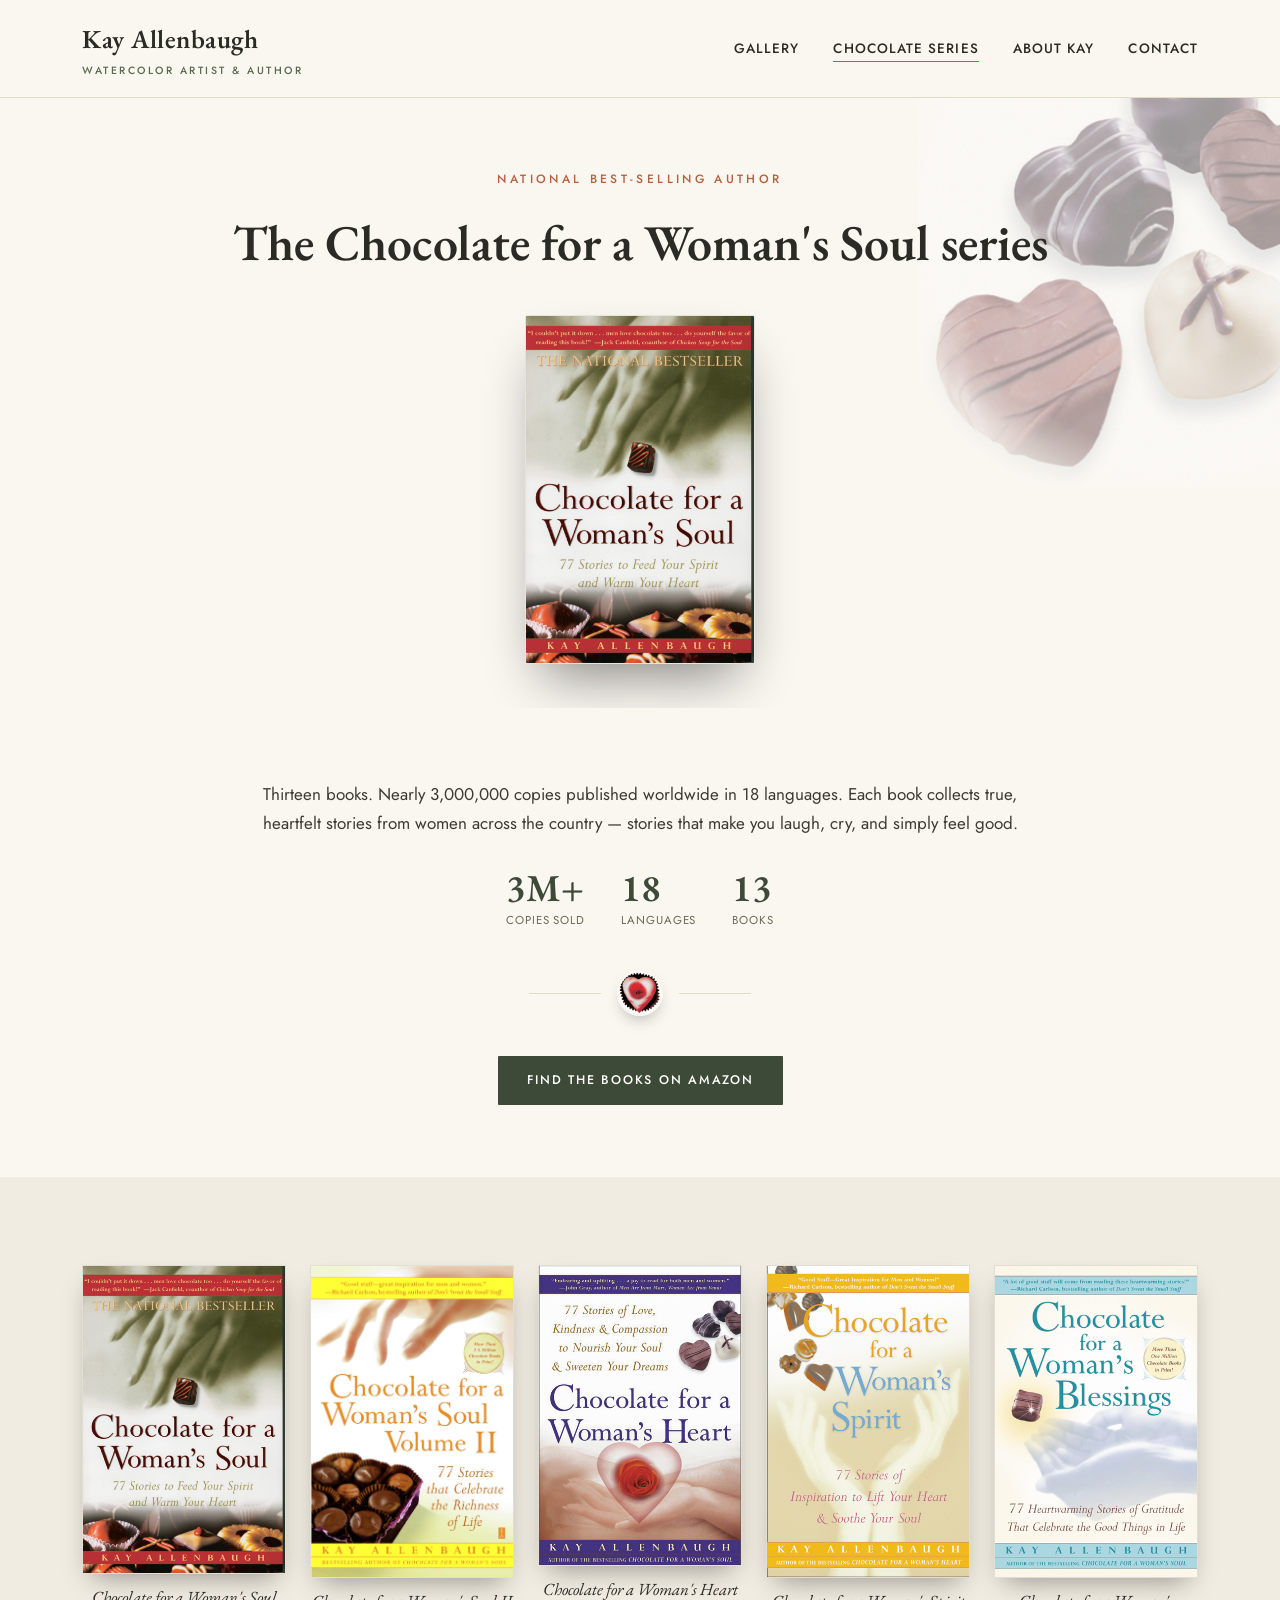
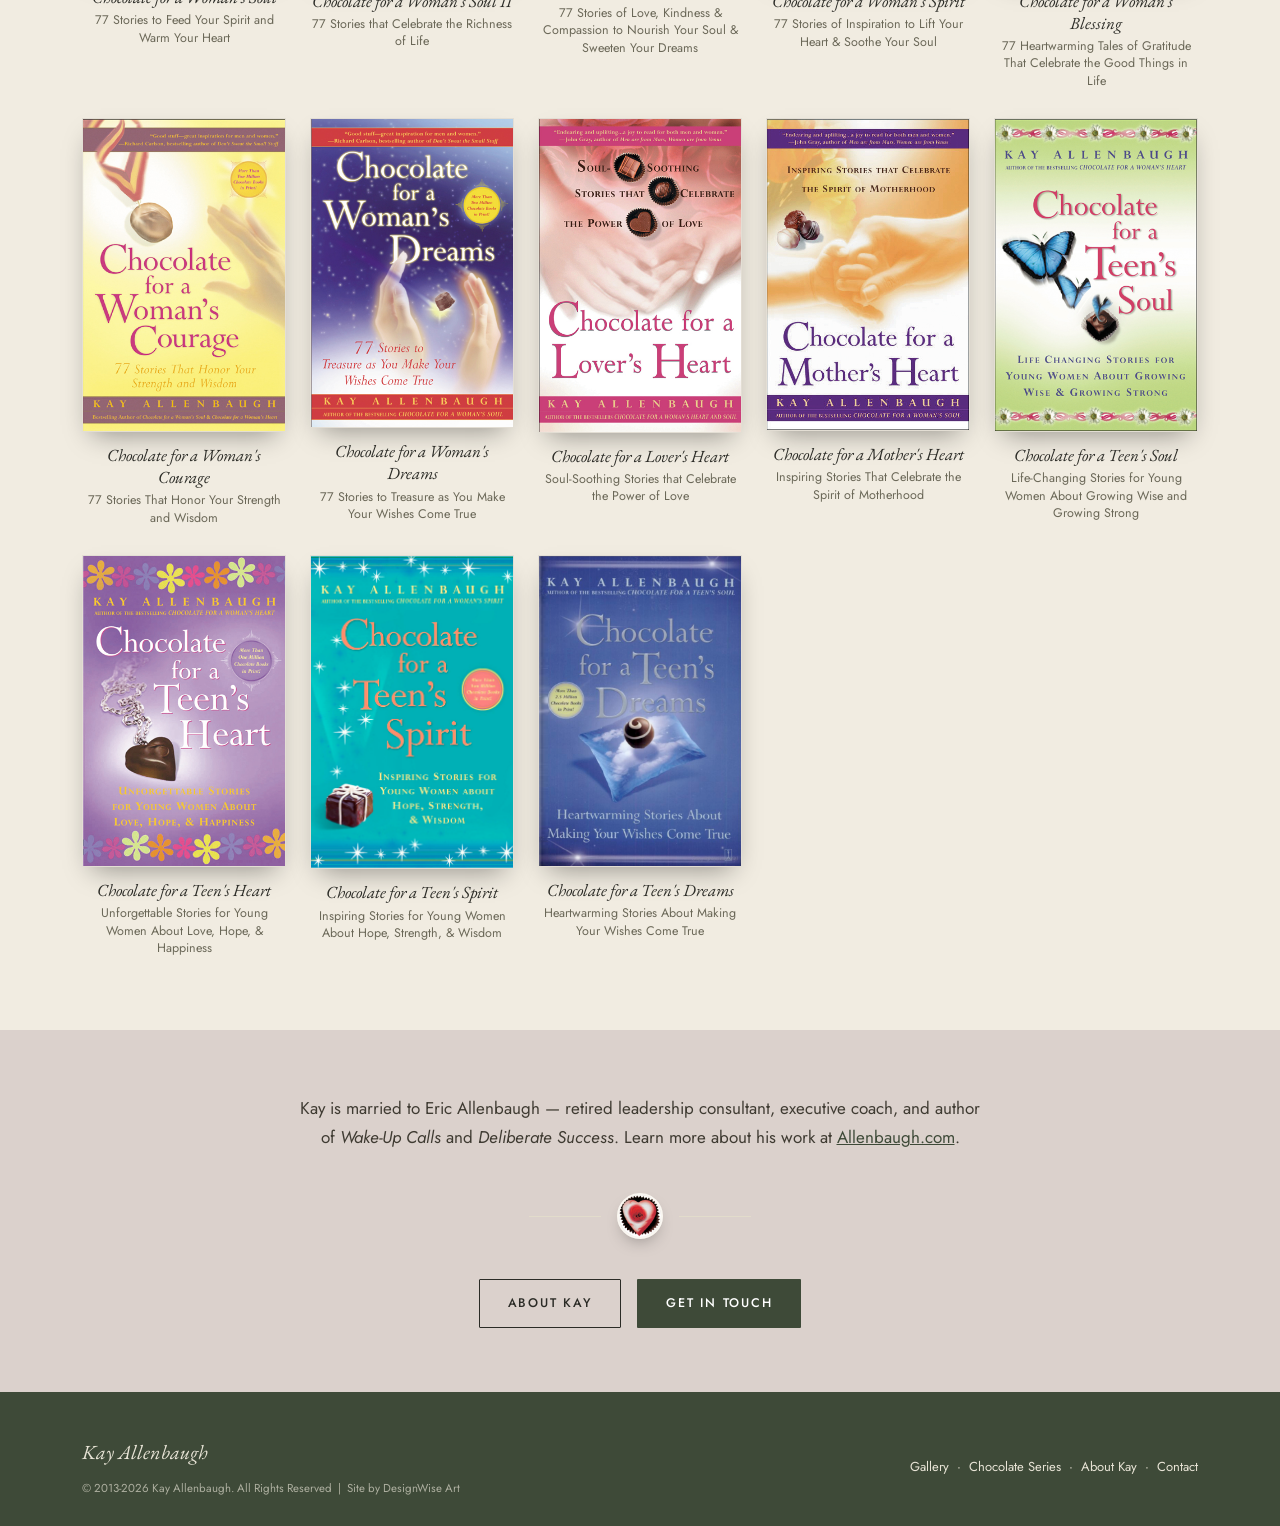
<file: chocolate-series.html>
<!DOCTYPE html>
<html lang="en">
<head>
<meta charset="UTF-8">
<meta name="viewport" content="width=device-width, initial-scale=1.0">
<title>Chocolate Series — Kay Allenbaugh</title>
<link rel="preconnect" href="https://fonts.googleapis.com">
<link href="https://fonts.googleapis.com/css2?family=Jost:wght@300;400;500;600&family=EB+Garamond:ital,wght@0,400;0,500;0,600;0,700;1,400;1,500;1,600&display=swap" rel="stylesheet">
<link rel="stylesheet" href="styles.css">
</head>
<body>


<header class="site">
  <nav class="wrap">
    <a href="index.html" class="brand">Kay Allenbaugh<span>Watercolor Artist &amp; Author</span></a>
    <button class="navToggle" id="navToggle" aria-label="Menu">&#9776;</button>
    <ul id="navList">
      <li><a href="index.html#gallery">Gallery</a></li>
      <li><a href="chocolate-series.html" class="current">Chocolate Series</a></li>
      <li><a href="about.html">About Kay</a></li>
      <li><a href="index.html#contact">Contact</a></li>
    </ul>
  </nav>
</header>

<section class="page-hero choc-hero">
  <img class="bg-accent" src="images/chocolates-kay-allenbaugh.jpg" alt="">
  <div class="wrap">
    <div class="eyebrow">National Best-Selling Author</div>
    <h1>The Chocolate for a Woman's Soul series</h1>
    <div class="choc-hero-book">
      <img src="images/09_chocolate-for-a-womans-soul.jpg" alt="Chocolate for a Woman's Soul book cover">
    </div>
  </div>
</section>

<section class="section tight">
  <div class="wrap">
    <div class="prose" style="max-width:760px; margin:0 auto 20px; text-align:center;">
      <p>Thirteen books. Nearly 3,000,000 copies published worldwide in 18 languages. Each book collects true, heartfelt stories from women across the country — stories that make you laugh, cry, and simply feel good.</p>
    </div>
    <div class="author-stats" style="justify-content:center; margin-bottom:12px;">
      <div class="stat"><div class="num">3M+</div><div class="lbl">Copies Sold</div></div>
      <div class="stat"><div class="num">18</div><div class="lbl">Languages</div></div>
      <div class="stat"><div class="num">13</div><div class="lbl">Books</div></div>
    </div>
    <div class="choc-divider"><img src="images/rose-chocolate-for-kay-allenbaugh.jpg" alt=""></div>
    <div style="text-align:center;">
      <a href="http://www.amazon.com/s/ref=nb_ss?url=search-alias%3Daps&field-keywords=kay+allenbaugh" class="btn btn-primary" target="_blank" rel="noopener">Find the Books on Amazon</a>
    </div>
  </div>
</section>

<section class="section tight alt">
  <div class="wrap">
    <div class="book-grid">
      <div class="book-card">
        <img src="images/09_chocolate-for-a-womans-soul.jpg" alt="Chocolate for a Woman's Soul book cover">
        <div class="btitle">Chocolate for a Woman's Soul</div>
        <div class="btag">77 Stories to Feed Your Spirit and Warm Your Heart</div>
      </div>
      <div class="book-card">
        <img src="images/13_chocolate-for-a-womans-soul-vol2.jpg" alt="Chocolate for a Woman's Soul II book cover">
        <div class="btitle">Chocolate for a Woman's Soul II</div>
        <div class="btag">77 Stories that Celebrate the Richness of Life</div>
      </div>
      <div class="book-card">
        <img src="images/08_chocolate-for-a-womans-heart.jpg" alt="Chocolate for a Woman's Heart book cover">
        <div class="btitle">Chocolate for a Woman's Heart</div>
        <div class="btag">77 Stories of Love, Kindness &amp; Compassion to Nourish Your Soul &amp; Sweeten Your Dreams</div>
      </div>
      <div class="book-card">
        <img src="images/07_chocolate-for-a-womans-spirit.jpg" alt="Chocolate for a Woman's Spirit book cover">
        <div class="btitle">Chocolate for a Woman's Spirit</div>
        <div class="btag">77 Stories of Inspiration to Lift Your Heart &amp; Soothe Your Soul</div>
      </div>
      <div class="book-card">
        <img src="images/04_chocolate-for-a-womans-blessing.jpg" alt="Chocolate for a Woman's Blessing book cover">
        <div class="btitle">Chocolate for a Woman's Blessing</div>
        <div class="btag">77 Heartwarming Tales of Gratitude That Celebrate the Good Things in Life</div>
      </div>
      <div class="book-card">
        <img src="images/11_chocolate-for-a-womans-courage.jpg" alt="Chocolate for a Woman's Courage book cover">
        <div class="btitle">Chocolate for a Woman's Courage</div>
        <div class="btag">77 Stories That Honor Your Strength and Wisdom</div>
      </div>
      <div class="book-card">
        <img src="images/01_chocolate-for-a-womans-dreams.jpg" alt="Chocolate for a Woman's Dreams book cover">
        <div class="btitle">Chocolate for a Woman's Dreams</div>
        <div class="btag">77 Stories to Treasure as You Make Your Wishes Come True</div>
      </div>
      <div class="book-card">
        <img src="images/06_chocolate-for-a-lovers-heart.jpg" alt="Chocolate for a Lover's Heart book cover">
        <div class="btitle">Chocolate for a Lover's Heart</div>
        <div class="btag">Soul-Soothing Stories that Celebrate the Power of Love</div>
      </div>
      <div class="book-card">
        <img src="images/05_chocolate-for-a-mothers-heart_.jpg" alt="Chocolate for a Mother's Heart book cover">
        <div class="btitle">Chocolate for a Mother's Heart</div>
        <div class="btag">Inspiring Stories That Celebrate the Spirit of Motherhood</div>
      </div>
      <div class="book-card">
        <img src="images/03_chocolate-for-a-teen-soul.jpg" alt="Chocolate for a Teen's Soul book cover">
        <div class="btitle">Chocolate for a Teen's Soul</div>
        <div class="btag">Life-Changing Stories for Young Women About Growing Wise and Growing Strong</div>
      </div>
      <div class="book-card">
        <img src="images/02_chocolate-for-a-teens-heart.jpg" alt="Chocolate for a Teen's Heart book cover">
        <div class="btitle">Chocolate for a Teen's Heart</div>
        <div class="btag">Unforgettable Stories for Young Women About Love, Hope, &amp; Happiness</div>
      </div>
      <div class="book-card">
        <img src="images/10_chocolate-for-a-teens-spirit.jpg" alt="Chocolate for a Teen's Spirit book cover">
        <div class="btitle">Chocolate for a Teen's Spirit</div>
        <div class="btag">Inspiring Stories for Young Women About Hope, Strength, &amp; Wisdom</div>
      </div>
      <div class="book-card">
        <img src="images/12_chocolate-for-a-teens-dreams.jpg" alt="Chocolate for a Teen's Dreams book cover">
        <div class="btitle">Chocolate for a Teen's Dreams</div>
        <div class="btag">Heartwarming Stories About Making Your Wishes Come True</div>
      </div>
    </div>
  </div>
</section>

<section class="choc-band">
  <div class="wrap prose" style="max-width:760px; text-align:center;">
    <p>Kay is married to Eric Allenbaugh — retired leadership consultant, executive coach, and author of <em>Wake-Up Calls</em> and <em>Deliberate Success</em>. Learn more about his work at <a href="http://www.allenbaugh.com/" target="_blank" rel="noopener">Allenbaugh.com</a>.</p>
    <div class="choc-divider"><img src="images/rose-chocolate-for-kay-allenbaugh.jpg" alt=""></div>
    <div class="hero-ctas" style="justify-content:center;">
      <a href="about.html" class="btn btn-ghost">About Kay</a>
      <a href="index.html#contact" class="btn btn-primary">Get in Touch</a>
    </div>
  </div>
</section>

<footer>
  <div class="wrap">
    <div>
      <div class="fbrand">Kay Allenbaugh</div>
      <div class="footer-note">&copy; 2013-2026 Kay Allenbaugh. All Rights Reserved &nbsp;|&nbsp; Site by <a href="https://www.designwiseart.com" target="_blank" rel="noopener">DesignWise Art</a></div>
    </div>
    <div>
      <a href="index.html#gallery">Gallery</a> &nbsp;·&nbsp; <a href="chocolate-series.html">Chocolate Series</a> &nbsp;·&nbsp; <a href="about.html">About Kay</a> &nbsp;·&nbsp; <a href="index.html#contact">Contact</a>
    </div>
  </div>
</footer>

<script>
document.getElementById('navToggle').addEventListener('click', () => {
  document.getElementById('navList').classList.toggle('open');
});
</script>

</body>
</html>
</file>
<file: styles.css>
:root{
  --ink:#2b2b26;
  --paper:#faf7f1;
  --paper-dim:#f1ece1;
  --sage:#5b6b52;
  --sage-dark:#3e4a38;
  --terracotta:#b5603f;
  --line:#e2dccb;
  --serif:'EB Garamond','Adobe Garamond Pro','Garamond','Cormorant Garamond',Georgia,serif;
  --sans:'Jost', 'Helvetica Neue', Arial, sans-serif;
}
*{box-sizing:border-box;}
html{scroll-behavior:smooth;}
body{
  margin:0; background:var(--paper); color:var(--ink);
  font-family:var(--sans); font-weight:400; line-height:1.65;
  -webkit-font-smoothing:antialiased;
}
a{color:inherit;}
img{max-width:100%; display:block;}
.wrap{max-width:1180px; margin:0 auto; padding:0 32px;}

.demo-flag{
  background:var(--sage-dark); color:#f3efe4; text-align:center;
  font-family:var(--sans); font-size:13px; letter-spacing:.04em;
  padding:9px 16px;
}
.demo-flag b{color:#fff;}

/* NAV */
header.site{
  position:sticky; top:0; z-index:50; background:rgba(250,247,241,.92);
  backdrop-filter:blur(6px); border-bottom:1px solid var(--line);
}
nav.wrap{
  display:flex; align-items:center; justify-content:space-between;
  padding-top:18px; padding-bottom:18px;
}
.brand{
  font-family:var(--serif); font-size:26px; letter-spacing:.02em; font-weight:600;
  text-decoration:none; color:var(--ink);
}
.brand span{display:block; font-family:var(--sans); font-size:10.5px; letter-spacing:.24em;
  text-transform:uppercase; color:var(--sage); font-weight:500; margin-top:1px;}
nav ul{list-style:none; display:flex; gap:34px; margin:0; padding:0;}
nav ul a{
  text-decoration:none; font-size:13.5px; letter-spacing:.08em; text-transform:uppercase;
  color:var(--ink); font-weight:500; position:relative; padding-bottom:4px;
}
nav ul a::after{
  content:""; position:absolute; left:0; bottom:0; width:0; height:1px;
  background:var(--terracotta); transition:width .25s ease;
}
nav ul a:hover::after, nav ul a.current::after{width:100%;}
.navToggle{display:none; background:none; border:0; font-size:22px; cursor:pointer; color:var(--ink);}

/* HERO */
.hero{
  display:grid; grid-template-columns:1.05fr .95fr; align-items:stretch; min-height:640px;
  border-bottom:1px solid var(--line);
}
.hero-copy{
  display:flex; flex-direction:column; justify-content:center; gap:22px;
  padding:80px 64px; background:var(--paper);
}
.hero-eyebrow{
  font-size:12px; letter-spacing:.28em; text-transform:uppercase; color:var(--terracotta); font-weight:500;
}
.hero-copy h1{
  font-family:var(--serif); font-size:clamp(38px,5vw,60px); line-height:1.06; margin:0;
  font-weight:600; color:var(--ink);
}
.hero-copy p{
  font-size:18px; color:#413d34; max-width:460px; margin:0; font-weight:400;
}
.hero-ctas{display:flex; gap:16px; margin-top:8px; flex-wrap:wrap;}
.btn{
  display:inline-block; padding:13px 28px; font-size:12.5px; letter-spacing:.14em;
  text-transform:uppercase; text-decoration:none; font-weight:500; border-radius:1px;
  transition:all .2s ease; cursor:pointer; border:1px solid transparent;
}
.btn-primary{background:var(--sage-dark); color:#fff;}
.btn-primary:hover{background:var(--terracotta);}
.btn-ghost{border-color:var(--ink); color:var(--ink); background:transparent;}
.btn-ghost:hover{border-color:var(--terracotta); color:var(--terracotta);}

.hero-image{position:relative; overflow:hidden; background:#e9e3d3;}
.hero-image img{width:100%; height:100%; object-fit:cover; min-height:340px;}
.hero-image .cap{
  position:absolute; left:20px; bottom:20px; background:rgba(43,43,38,.72); color:#f3efe4;
  padding:8px 14px; font-family:var(--serif); font-style:italic; font-size:15px; letter-spacing:.02em;
}

/* PAGE HERO (about / chocolate series subpages) */
.page-hero{padding:72px 0 8px; text-align:center;}
.page-hero .eyebrow{font-size:12px; letter-spacing:.28em; text-transform:uppercase; color:var(--terracotta); font-weight:500; margin-bottom:12px;}
.page-hero h1{font-family:var(--serif); font-size:clamp(34px,4.4vw,50px); font-weight:600; margin:0 0 18px;}

/* Chocolate Series page — photo accents */
.choc-hero{position:relative; overflow:hidden;}
.choc-hero .bg-accent{
  position:absolute; top:-10%; right:-6%; width:440px; max-width:44vw;
  opacity:.42; z-index:0; pointer-events:none; filter:saturate(1.15);
  -webkit-mask-image:radial-gradient(circle at 60% 40%, #000 62%, transparent 85%);
  mask-image:radial-gradient(circle at 60% 40%, #000 62%, transparent 85%);
}
.choc-hero .wrap{position:relative; z-index:1;}
.choc-hero{padding-bottom:44px;}
.choc-hero-book{width:230px; margin:30px auto 0;}
.choc-hero-book img{
  width:100%; display:block; border-radius:2px;
  box-shadow:0 28px 52px -18px rgba(0,0,0,.48); border:1px solid rgba(0,0,0,.08);
}

.choc-divider{display:flex; align-items:center; justify-content:center; gap:16px; margin:40px 0;}
.choc-divider::before, .choc-divider::after{content:""; height:1px; width:72px; background:var(--line);}
.choc-divider img{
  width:46px; height:46px; object-fit:cover; border-radius:50%;
  box-shadow:0 8px 18px -8px rgba(0,0,0,.4); border:2px solid var(--paper);
}

.choc-band{
  position:relative; padding:64px 0; text-align:center; overflow:hidden;
  background:#dbd1cc;
}
.choc-band .wrap{position:relative; z-index:1;}

/* SECTION HEADS */
.section{padding:96px 0;}
.section.tight{padding:72px 0;}
.section-head{max-width:640px; margin:0 auto 52px; text-align:center;}
.section-head .eyebrow{font-size:12px; letter-spacing:.28em; text-transform:uppercase; color:var(--terracotta); font-weight:500; margin-bottom:10px;}
.section-head h2{font-family:var(--serif); font-size:40px; font-weight:600; margin:0 0 14px;}
.section-head p{color:#403c33; font-size:17px; margin:0; font-weight:400;}
.alt{background:var(--paper-dim);}

/* Generic prose (about / chocolate-series pages) */
.prose p{font-size:17px; line-height:1.75; color:#3f3b32; font-weight:400; margin:0 0 20px;}
.prose a:not(.btn){color:var(--sage-dark); text-decoration:underline;}
.prose a:not(.btn):hover{color:var(--terracotta);}

/* GALLERY */
.filters{display:flex; justify-content:center; gap:10px; flex-wrap:wrap; margin-bottom:44px;}
.filters button{
  background:transparent; border:1px solid var(--line); color:var(--ink);
  font-family:var(--sans); font-size:12px; letter-spacing:.1em; text-transform:uppercase;
  padding:9px 18px; cursor:pointer; transition:.2s;
}
.filters button.active, .filters button:hover{background:var(--sage-dark); color:#fff; border-color:var(--sage-dark);}

.grid{
  display:grid; grid-template-columns:repeat(4, 1fr); gap:26px;
}
.card{
  position:relative; overflow:hidden; cursor:pointer; background:#e9e3d3;
  aspect-ratio:4/5; border:1px solid var(--line);
}
.card img{width:100%; height:100%; object-fit:cover; transition:transform .6s ease;}
.card:hover img{transform:scale(1.06);}
.card .overlay{
  position:absolute; inset:0; background:linear-gradient(0deg, rgba(20,20,16,.82) 0%, rgba(20,20,16,0) 55%);
  opacity:0; transition:opacity .3s ease; display:flex; align-items:flex-end; padding:18px;
}
.card:hover .overlay{opacity:1;}
.card .overlay .t{color:#fff;}
.card .overlay .t .name{font-family:var(--serif); font-size:20px; font-style:italic; display:block;}
.card .overlay .t .meta{font-size:11.5px; letter-spacing:.05em; color:#e6e1d3; text-transform:uppercase; margin-top:3px; display:block;}

.gallery-more{text-align:center; margin-top:48px;}

/* AUTHOR / CHOCOLATE SERIES */
.author{
  display:grid; grid-template-columns:.85fr 1.15fr; gap:64px; align-items:center;
}
.author-stats{display:flex; gap:36px; margin:30px 0; flex-wrap:wrap;}
.stat{}
.stat .num{font-family:var(--serif); font-size:38px; font-weight:600; color:var(--sage-dark); line-height:1;}
.stat .lbl{font-size:11.5px; text-transform:uppercase; letter-spacing:.08em; color:#6b6858; margin-top:4px;}
.books-strip{display:flex; gap:16px; overflow-x:auto; padding-bottom:10px; margin-top:8px;}
.books-strip img{
  height:190px; width:auto; flex:0 0 auto; box-shadow:0 10px 24px -8px rgba(0,0,0,.35); border:1px solid rgba(0,0,0,.06);
}

.book-grid{display:grid; grid-template-columns:repeat(5, 1fr); gap:28px 24px; margin-top:16px;}
.book-card{text-align:center;}
.book-card img{
  width:100%; box-shadow:0 12px 26px -10px rgba(0,0,0,.4); border:1px solid rgba(0,0,0,.06); margin-bottom:12px;
}
.book-card .btitle{font-family:var(--serif); font-size:17px; font-style:italic; line-height:1.3;}
.book-card .btag{font-size:12.5px; color:#6b6858; margin-top:4px; line-height:1.4;}

/* ABOUT PAGE */
.about{
  display:grid; grid-template-columns:.8fr 1.2fr; gap:64px; align-items:center;
}
.about img{width:144px; max-width:100%; border-radius:2px;}
.about blockquote{
  font-family:var(--serif); font-style:italic; font-size:25px; line-height:1.5; color:var(--sage-dark);
  margin:0 0 22px; border-left:3px solid var(--terracotta); padding-left:22px;
}
.about-list{display:flex; gap:40px; margin-top:28px; flex-wrap:wrap;}
.about-list h4{font-size:12px; text-transform:uppercase; letter-spacing:.1em; color:var(--terracotta); margin:0 0 10px;}
.about-list ul{margin:0; padding-left:18px; font-size:15.5px; color:#403c33; font-weight:400;}
.about-list li{margin-bottom:6px;}

/* CONTACT */
.contact-wrap{
  display:grid; grid-template-columns:.9fr 1.1fr; gap:60px; align-items:start;
}
.contact-info p{font-size:16px; color:#403c33; font-weight:400;}
.contact-info a.big{
  display:block; font-family:var(--serif); font-size:22px; color:var(--sage-dark); text-decoration:none; margin:6px 0;
}
.contact-info a.big:hover{color:var(--terracotta);}
form{display:grid; gap:16px;}
.row2{display:grid; grid-template-columns:1fr 1fr; gap:16px;}
input, textarea, select{
  width:100%; border:1px solid var(--line); background:#fff; padding:13px 14px;
  font-family:var(--sans); font-size:14px; color:var(--ink);
}
textarea{min-height:120px; resize:vertical;}
label{font-size:11.5px; text-transform:uppercase; letter-spacing:.08em; color:#6b6858; display:block; margin-bottom:6px;}

footer{
  background:var(--sage-dark); color:#e8e4d6; padding:44px 0 28px; font-size:13px;
}
footer .wrap{display:flex; justify-content:space-between; align-items:center; flex-wrap:wrap; gap:14px;}
footer a{text-decoration:none; color:#e8e4d6;}
footer .fbrand{font-family:var(--serif); font-size:20px; font-style:italic;}
.footer-note{opacity:.65; font-size:11.5px; margin-top:10px;}

/* LIGHTBOX — full resolution, uncropped */
.lightbox{
  position:fixed; inset:0; background:rgba(14,13,10,.96); z-index:200;
  display:none; align-items:center; justify-content:center; padding:32px;
}
.lightbox.open{display:flex;}
.lb-inner{
  background:var(--paper); max-width:920px; width:100%; max-height:82vh;
  display:grid; grid-template-columns:1.3fr 1fr; overflow:hidden;
  border-radius:6px; box-shadow:0 40px 90px -20px rgba(0,0,0,.55);
}
.lb-image{
  background:#100f0c; display:flex; align-items:center; justify-content:center;
  max-height:82vh; overflow:hidden;
}
.lb-image img{
  width:auto; height:auto; max-width:100%; max-height:82vh; object-fit:contain; margin:0 auto;
}
.lb-info{padding:32px; display:flex; flex-direction:column; justify-content:center; overflow-y:auto; max-height:82vh;}
.lb-info .eyebrow{font-size:11px; letter-spacing:.2em; text-transform:uppercase; color:var(--terracotta);}
.lb-info h3{font-family:var(--serif); font-size:32px; margin:8px 0 14px; font-style:italic;}
.lb-info .dims{font-size:14px; color:#6b6858; margin-bottom:8px;}
.lb-info .fullres{font-size:12.5px; margin-bottom:20px;}
.lb-info .fullres a{color:var(--sage-dark); text-decoration:underline;}
.lb-info .fullres a:hover{color:var(--terracotta);}
.lb-info p.desc{font-size:15.5px; line-height:1.7; color:#403c33; margin-bottom:26px; font-weight:400;}
.lb-close{
  position:absolute; top:22px; right:32px; background:none; border:0; color:#f3efe4;
  font-size:32px; cursor:pointer; line-height:1; z-index:2;
}

@media (max-width:980px){
  .hero{grid-template-columns:1fr;}
  .hero-image{order:-1; min-height:320px;}
  .hero-copy{padding:56px 28px;}
  .grid{grid-template-columns:repeat(2,1fr);}
  .book-grid{grid-template-columns:repeat(3,1fr);}
  .author, .about, .contact-wrap{grid-template-columns:1fr;}
  .about img{max-width:340px; margin:0 auto;}
  nav ul{position:fixed; top:64px; left:0; right:0; background:var(--paper); flex-direction:column;
    padding:20px 32px 30px; gap:18px; border-bottom:1px solid var(--line); display:none;}
  nav ul.open{display:flex;}
  .navToggle{display:block;}
  .lb-inner{grid-template-columns:1fr; overflow-y:auto;}
  .lb-image img{max-height:60vh;}
}
@media (max-width:600px){
  .grid{grid-template-columns:repeat(2,1fr); gap:14px;}
  .book-grid{grid-template-columns:repeat(2,1fr);}
  .section{padding:64px 0;}
  .wrap{padding:0 20px;}
  .row2{grid-template-columns:1fr;}
  .author-stats{gap:24px;}
}
</file>
